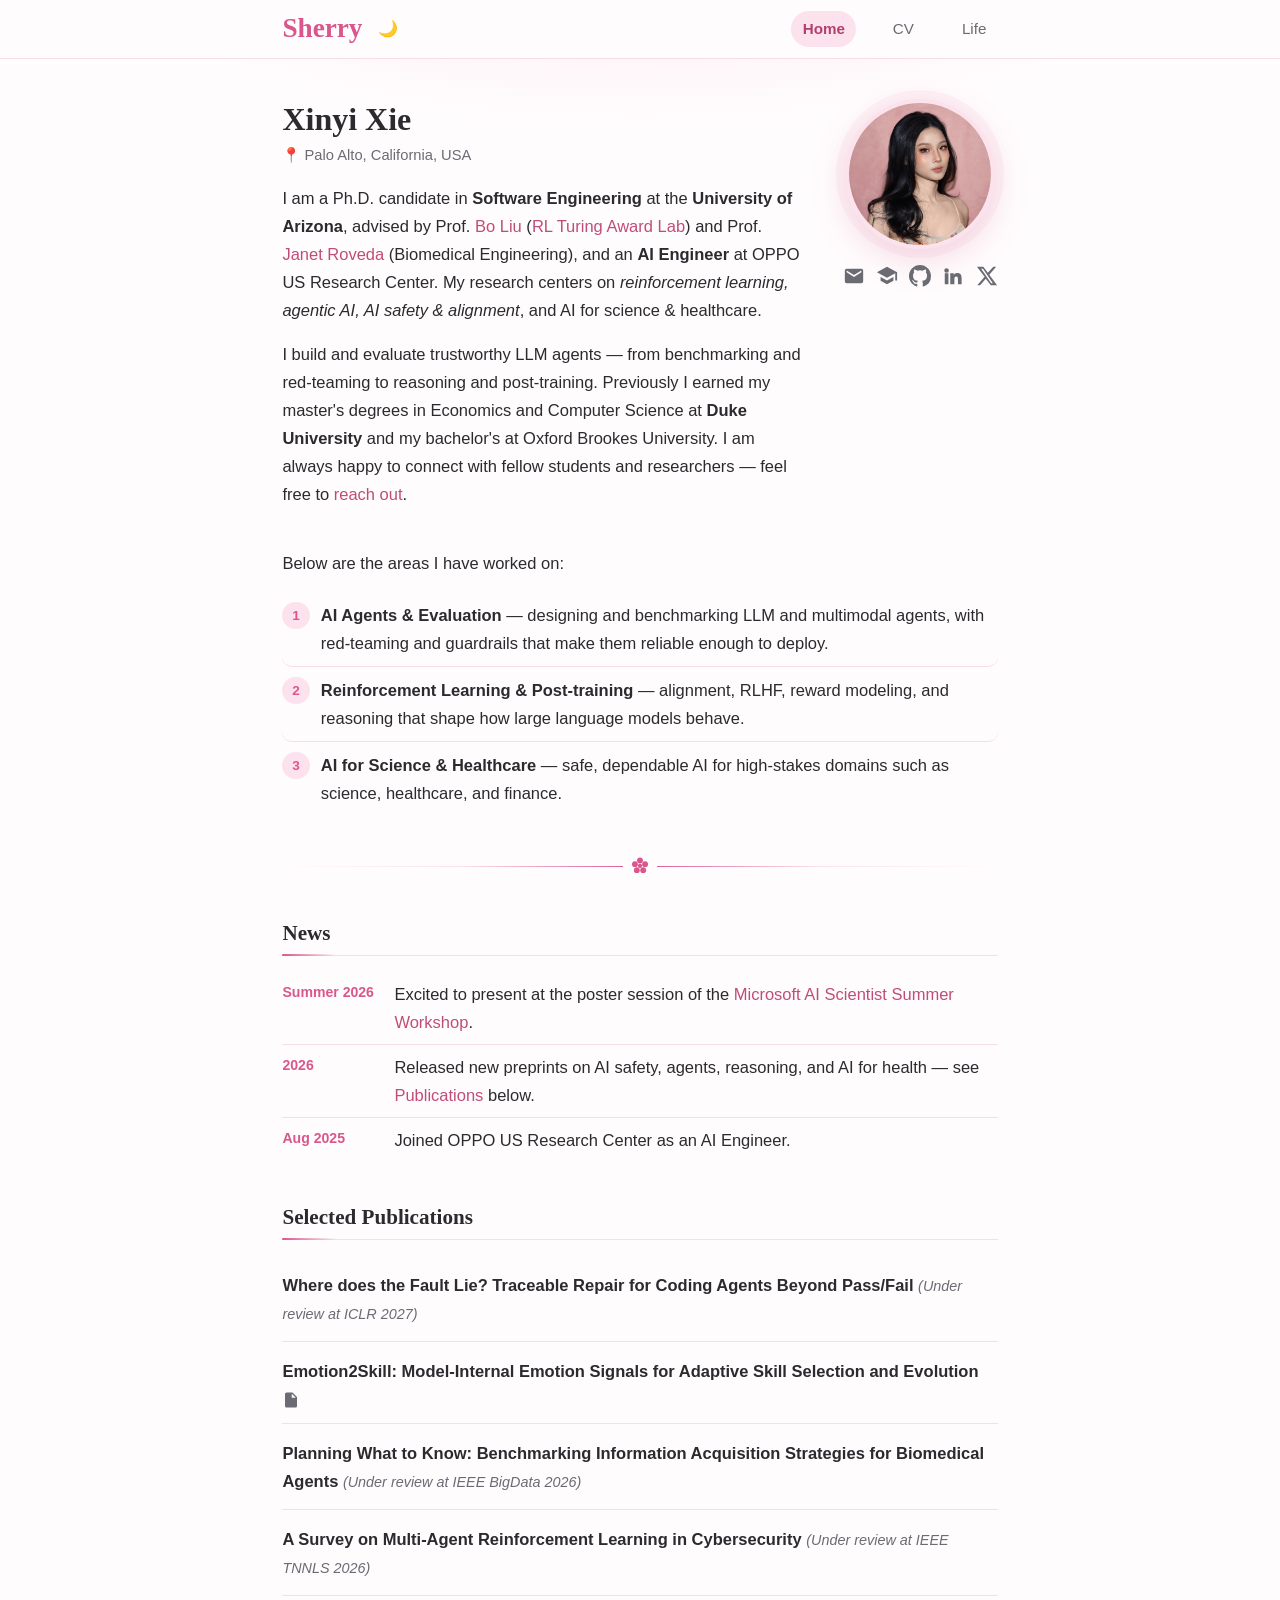
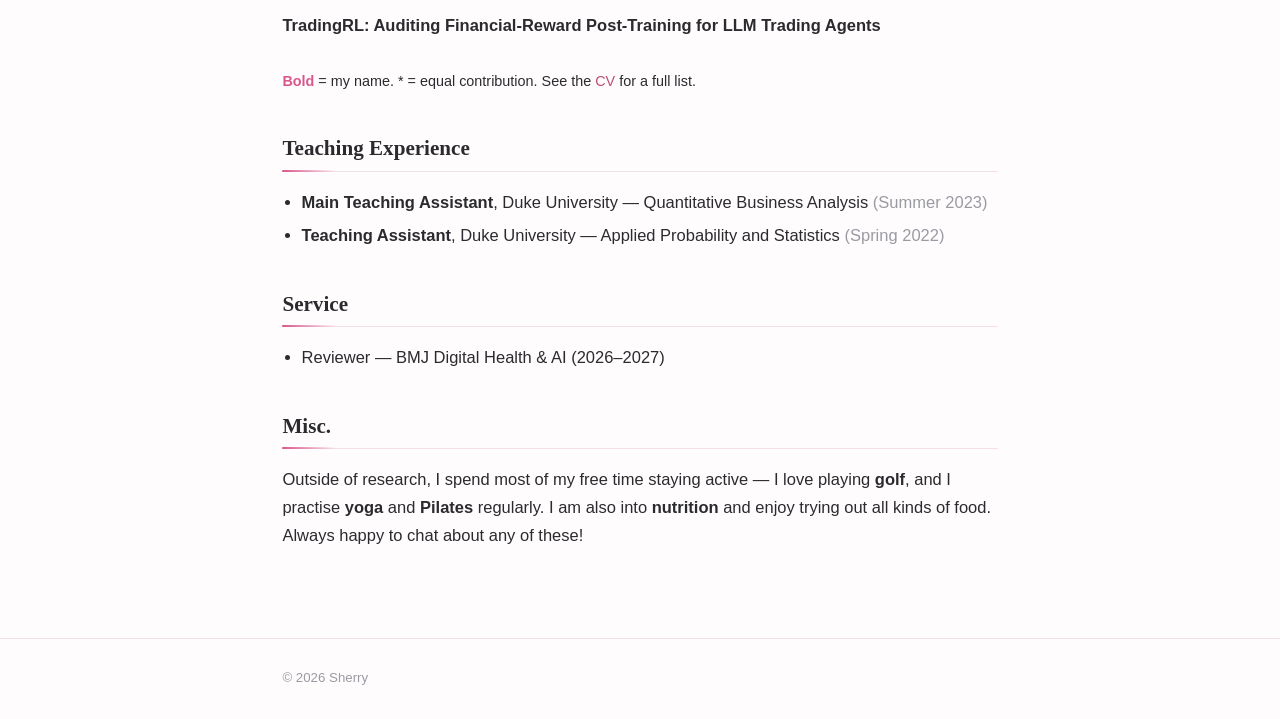
<file: index.html>
<!DOCTYPE html>
<html lang="en">
  <head>
    <meta charset="UTF-8" />
    <meta name="viewport" content="width=device-width, initial-scale=1.0" />
    <title>Xinyi Xie</title>
    <meta
      name="description"
      content="Xinyi Xie — PhD candidate in Software Engineering at the University of Arizona, working on reinforcement learning, agentic AI, and AI safety."
    />
    <link rel="icon" href="assets/icons/favicon.svg" />
    <link rel="stylesheet" href="assets/css/style.css" />
    <script>try{var t=localStorage.getItem("theme");if(t)document.documentElement.setAttribute("data-theme",t);}catch(e){}</script>
  </head>
  <body>
    <header class="site-header">
      <div class="container">
        <div class="brand-group">
          <a class="brand" href="index.html">Sherry</a>
          <button class="theme-toggle" type="button" aria-label="Toggle day / night" title="Day / night">🌙</button>
        </div>
        <nav class="nav">
          <a href="index.html">Home</a>
          <a href="cv.html">CV</a>
          <a href="life.html">Life</a>
        </nav>
      </div>
    </header>

    <main>
      <div class="container">
        <!-- Profile: text on the left, photo + social icons on the right -->
        <section class="profile">
          <div class="profile__main">
            <h1>Xinyi Xie</h1>
            <p class="profile__loc">📍 Palo Alto, California, USA</p>
            <p>
              I am a Ph.D. candidate in <strong>Software Engineering</strong> at
              the <strong>University of Arizona</strong>, advised by Prof.
              <a
                href="https://ergodicmarkovian.github.io/main/"
                target="_blank"
                rel="noopener"
                >Bo Liu</a
              >
              (<a
                href="https://all.cs.umass.edu"
                target="_blank"
                rel="noopener"
                >RL Turing Award Lab</a
              >) and Prof.
              <a
                href="https://ece.engineering.arizona.edu/faculty-staff/faculty/janet-meiling-roveda"
                target="_blank"
                rel="noopener"
                >Janet Roveda</a
              >
              (Biomedical Engineering), and an <strong>AI Engineer</strong> at
              OPPO US Research
              Center. My research centers on
              <em>reinforcement learning, agentic AI, AI safety &amp;
              alignment</em>, and AI for science &amp; healthcare.
            </p>
            <p>
              I build and evaluate trustworthy LLM agents — from benchmarking
              and red-teaming to reasoning and post-training. Previously I
              earned my master's degrees in Economics and Computer Science at
              <strong>Duke University</strong> and my bachelor's at Oxford
              Brookes University. I
              am always happy to connect with fellow students and researchers — feel free to
              <a href="mailto:techsherry888@gmail.com">reach out</a>.
            </p>
          </div>

          <aside class="profile__side">
            <img
              class="profile__photo"
              src="assets/images/headshot.jpg"
              alt="Photo of Xinyi Xie"
              onerror="this.onerror=null;this.replaceWith(Object.assign(document.createElement('div'),{className:'profile__photo profile__photo--empty',textContent:'XX'}))"
            />
            <div class="profile__social">
              <a href="mailto:techsherry888@gmail.com" aria-label="Email" title="Email">
                <svg viewBox="0 0 24 24" aria-hidden="true"><path d="M20 4H4a2 2 0 0 0-2 2v12a2 2 0 0 0 2 2h16a2 2 0 0 0 2-2V6a2 2 0 0 0-2-2Zm0 4-8 5-8-5V6l8 5 8-5Z"/></svg>
              </a>
              <a href="https://scholar.google.com/citations?user=f20DYF0AAAAJ&amp;hl" target="_blank" rel="noopener" aria-label="Google Scholar" title="Google Scholar">
                <svg viewBox="0 0 24 24" aria-hidden="true"><path d="M12 2 1 8l11 6 9-4.91V17h2V8L12 2ZM5 13.18v4L12 21l7-3.82v-4L12 17l-7-3.82Z"/></svg>
              </a>
              <a href="https://github.com/Sherry19971998" target="_blank" rel="noopener" aria-label="GitHub" title="GitHub">
                <svg viewBox="0 0 16 16" aria-hidden="true"><path d="M8 0C3.58 0 0 3.58 0 8c0 3.54 2.29 6.53 5.47 7.59.4.07.55-.17.55-.38 0-.19-.01-.82-.01-1.49-2.01.37-2.53-.49-2.69-.94-.09-.23-.48-.94-.82-1.13-.28-.15-.68-.52-.01-.53.63-.01 1.08.58 1.23.82.72 1.21 1.87.87 2.33.66.07-.52.28-.87.51-1.07-1.78-.2-3.64-.89-3.64-3.95 0-.87.31-1.59.82-2.15-.08-.2-.36-1.02.08-2.12 0 0 .67-.21 2.2.82a7.6 7.6 0 0 1 4 0c1.53-1.04 2.2-.82 2.2-.82.44 1.1.16 1.92.08 2.12.51.56.82 1.27.82 2.15 0 3.07-1.87 3.75-3.65 3.95.29.25.54.73.54 1.48 0 1.07-.01 1.93-.01 2.2 0 .21.15.46.55.38A8.01 8.01 0 0 0 16 8c0-4.42-3.58-8-8-8Z"/></svg>
              </a>
              <a href="https://www.linkedin.com/in/sherry-xie-65384914b/" target="_blank" rel="noopener" aria-label="LinkedIn" title="LinkedIn">
                <svg viewBox="0 0 24 24" aria-hidden="true"><path d="M4.98 3.5a2.5 2.5 0 1 1-.02 5 2.5 2.5 0 0 1 .02-5ZM3 9h4v12H3Zm6 0h3.8v1.7h.05c.53-1 1.83-2.05 3.77-2.05 4.03 0 4.78 2.65 4.78 6.1V21h-4v-5.4c0-1.29-.02-2.95-1.8-2.95-1.8 0-2.08 1.4-2.08 2.85V21H9Z"/></svg>
              </a>
              <a href="https://x.com/sherry17111811" target="_blank" rel="noopener" aria-label="X (Twitter)" title="X (Twitter)">
                <svg viewBox="0 0 24 24" aria-hidden="true"><path d="M18.9 2H22l-7.5 8.6L23 22h-6.9l-5.4-7-6.2 7H1.4l8-9.2L1 2h7l4.9 6.5L18.9 2Zm-2.4 18h1.9L7.6 4H5.6l10.9 16Z"/></svg>
              </a>
            </div>
          </aside>
        </section>

        <!-- Research areas: no heading — flows from the bio, like the reference. -->
        <section class="section">
          <p>Below are the areas I have worked on:</p>
          <ol class="areas">
            <li>
              <strong>AI Agents &amp; Evaluation</strong> — designing and
              benchmarking LLM and multimodal agents, with red-teaming and
              guardrails that make them reliable enough to deploy.
            </li>
            <li>
              <strong>Reinforcement Learning &amp; Post-training</strong> —
              alignment, RLHF, reward modeling, and reasoning that shape how
              large language models behave.
            </li>
            <li>
              <strong>AI for Science &amp; Healthcare</strong> — safe,
              dependable AI for high-stakes domains such as science, healthcare,
              and finance.
            </li>
          </ol>
        </section>

        <hr />

        <!-- News -->
        <section class="section">
          <h2>News</h2>
          <div id="news-list">
            <p class="loading">Loading news…</p>
          </div>
        </section>

        <!-- Selected publications -->
        <section class="section">
          <h2>Selected Publications</h2>
          <div id="pub-list" data-selected="true">
            <p class="loading">Loading publications…</p>
          </div>
          <p style="margin-top: 1rem; font-size: 0.9rem">
            <span class="me" style="color: var(--color-accent); font-weight: 700"
              >Bold</span
            >
            = my name. * = equal contribution. See the
            <a href="cv.html">CV</a> for a full list.
          </p>
        </section>

        <!-- Teaching Experience -->
        <section class="section">
          <h2>Teaching Experience</h2>
          <ul class="plain-list">
            <li>
              <strong>Main Teaching Assistant</strong>, Duke University —
              Quantitative Business Analysis
              <span style="color: var(--color-faint)">(Summer 2023)</span>
            </li>
            <li>
              <strong>Teaching Assistant</strong>, Duke University — Applied
              Probability and Statistics
              <span style="color: var(--color-faint)">(Spring 2022)</span>
            </li>
          </ul>
        </section>

        <!-- Service (none yet — heading kept, content intentionally empty) -->
        <section class="section">
          <h2>Service</h2>
          <ul class="plain-list">
            <li>
              Reviewer — BMJ Digital Health &amp; AI (2026&ndash;2027)
            </li>
          </ul>
        </section>

        <!-- Misc. -->
        <section class="section">
          <h2>Misc.</h2>
          <p>
            Outside of research, I spend most of my free time staying active —
            I love playing <strong>golf</strong>, and I practise
            <strong>yoga</strong> and <strong>Pilates</strong> regularly. I am
            also into <strong>nutrition</strong> and enjoy trying out all kinds
            of food. Always happy to chat about any of these!
          </p>
        </section>
      </div>
    </main>

    <footer class="site-footer">
      <div class="container">
        <span>© <span id="year">2026</span> Sherry</span>
      </div>
    </footer>

    <script src="assets/js/main.js"></script>
    <script src="assets/js/data.js"></script>
  </body>
</html>
</file>
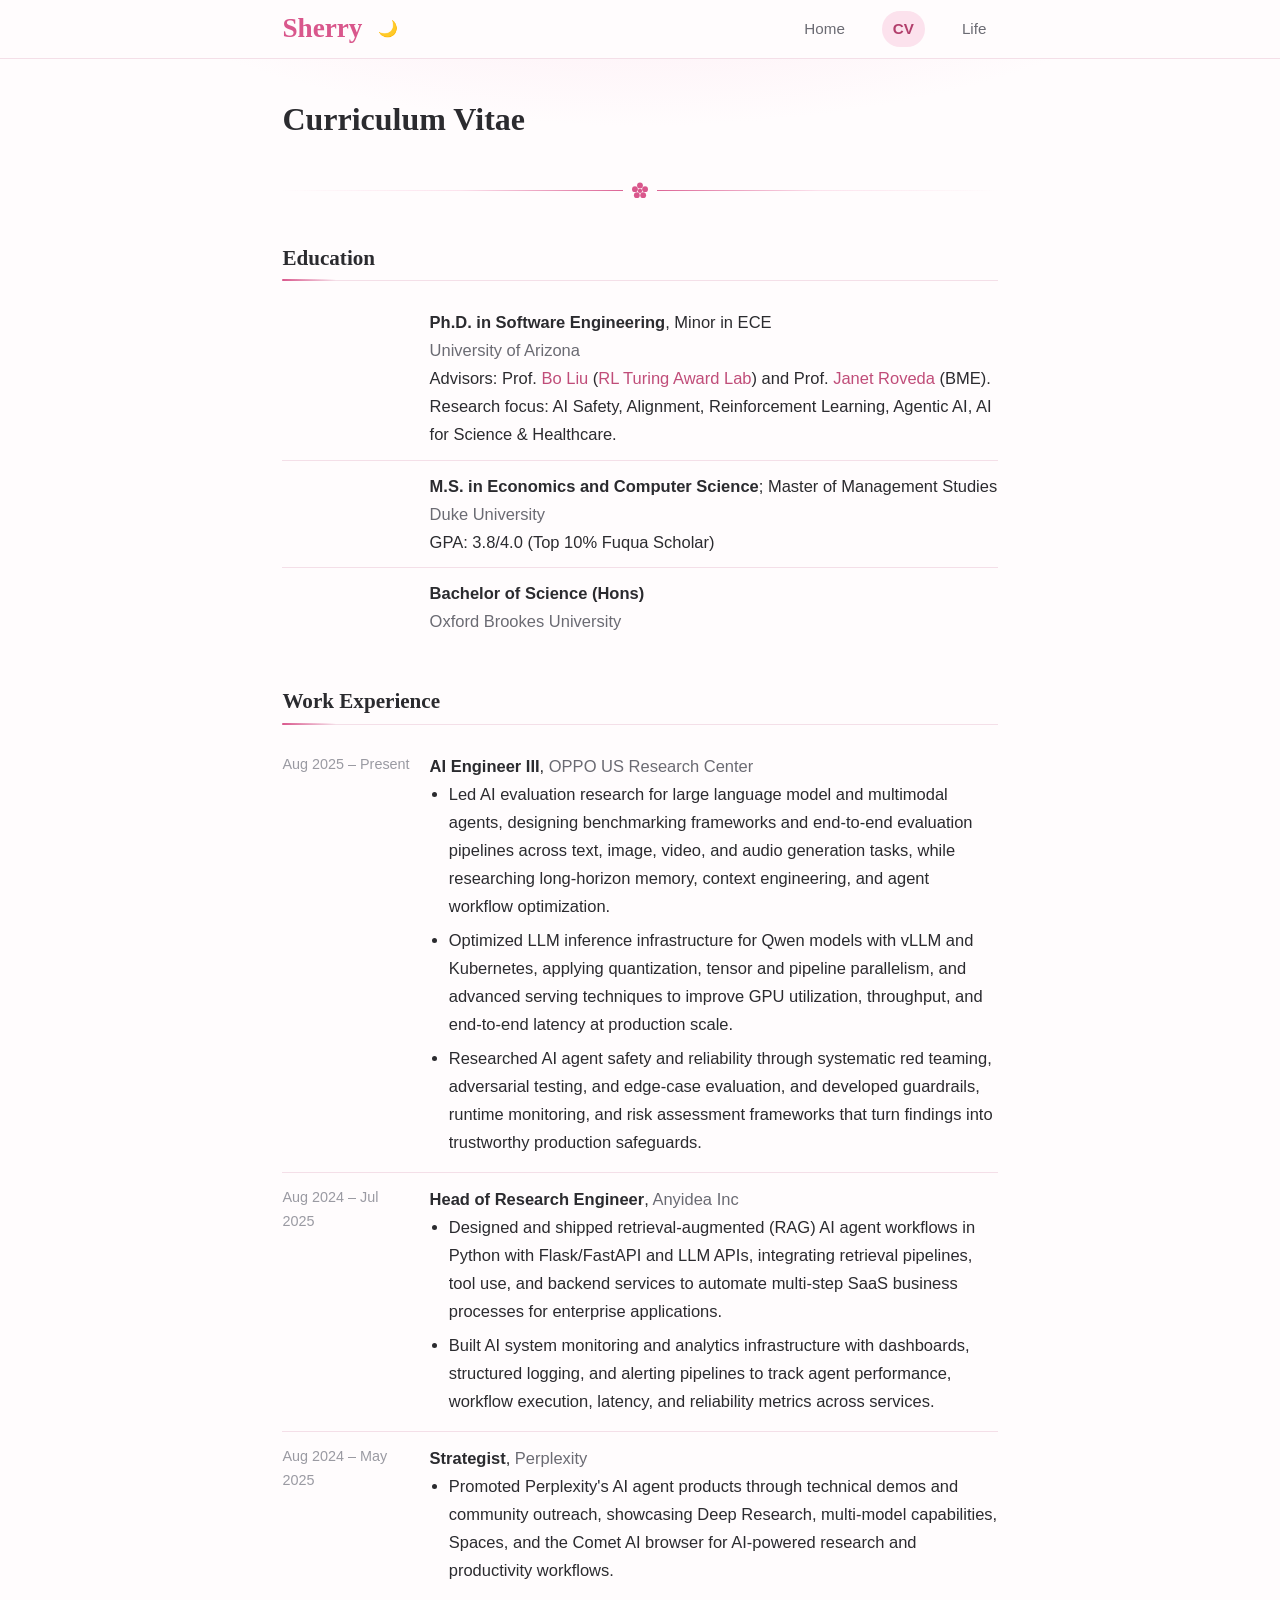
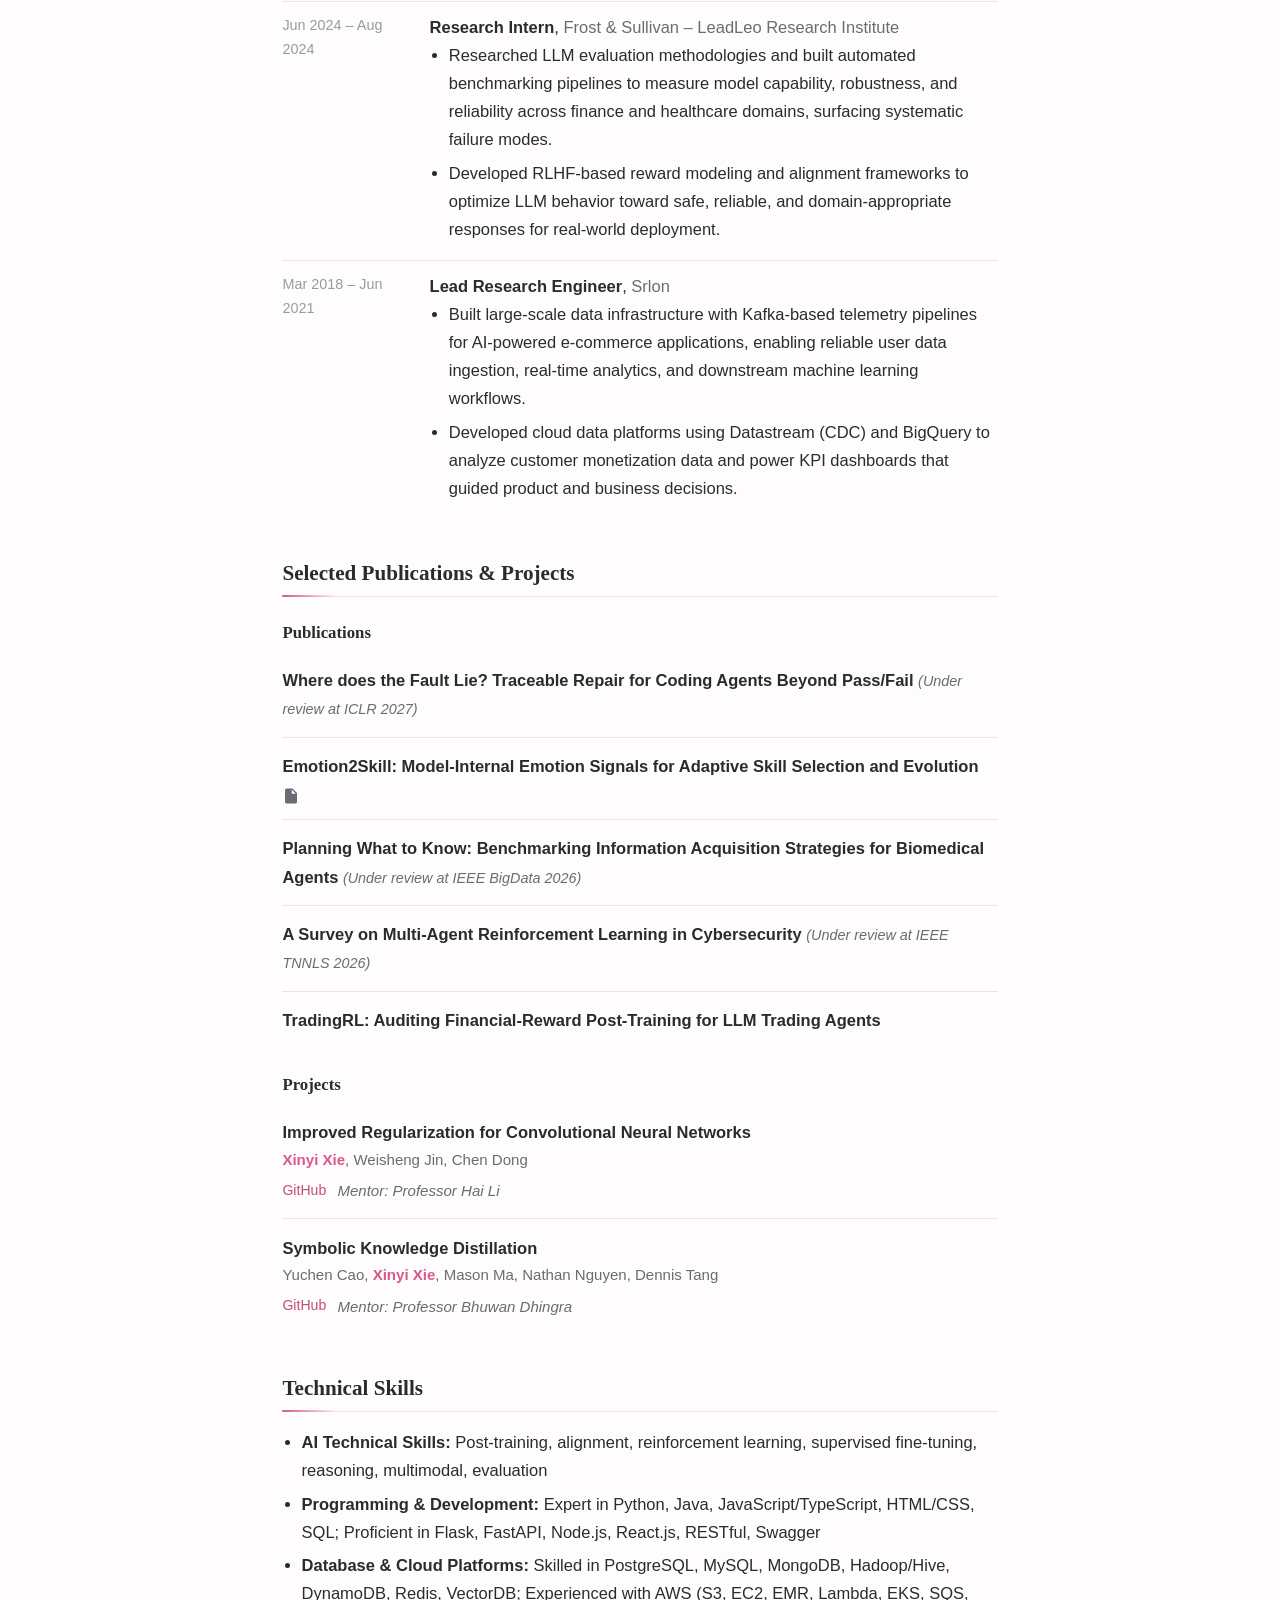
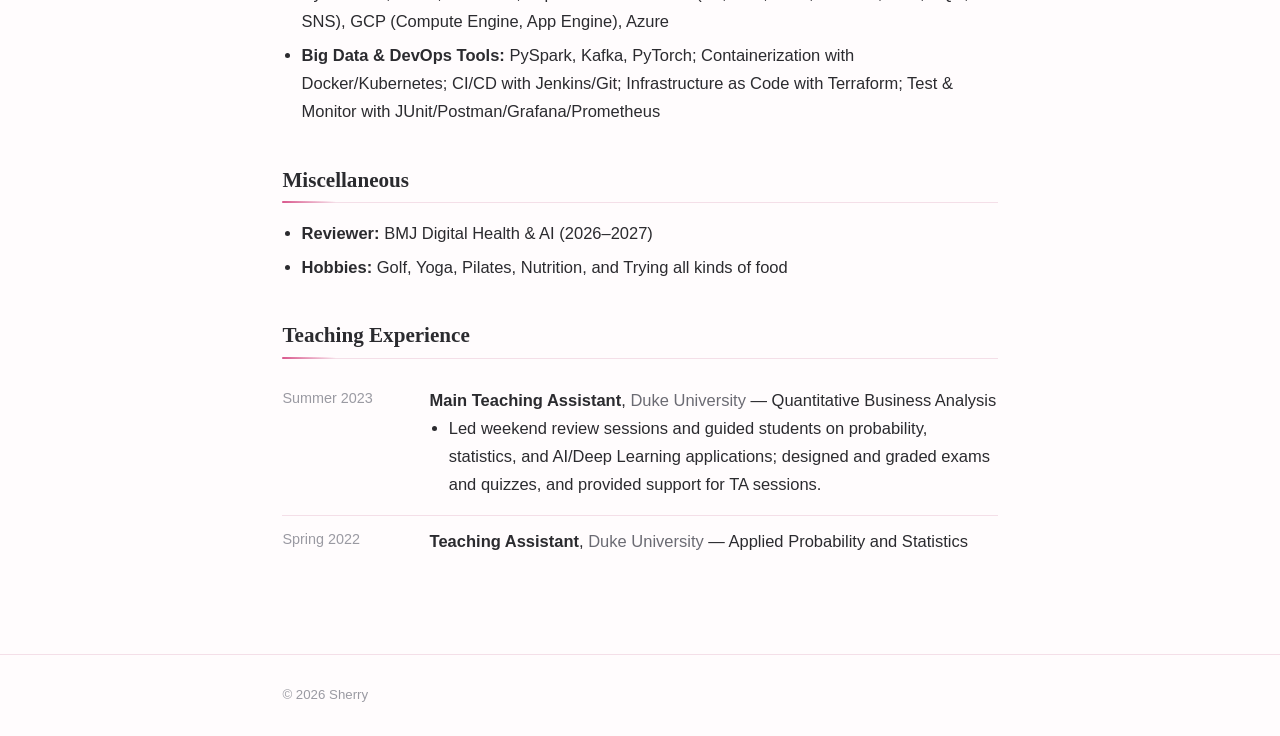
<file: cv.html>
<!DOCTYPE html>
<html lang="en">
  <head>
    <meta charset="UTF-8" />
    <meta name="viewport" content="width=device-width, initial-scale=1.0" />
    <title>CV — Xinyi Xie</title>
    <meta name="description" content="Curriculum vitae of Xinyi Xie." />
    <link rel="icon" href="assets/icons/favicon.svg" />
    <link rel="stylesheet" href="assets/css/style.css" />
    <script>try{var t=localStorage.getItem("theme");if(t)document.documentElement.setAttribute("data-theme",t);}catch(e){}</script>
  </head>
  <body>
    <header class="site-header">
      <div class="container">
        <div class="brand-group">
          <a class="brand" href="index.html">Sherry</a>
          <button class="theme-toggle" type="button" aria-label="Toggle day / night" title="Day / night">🌙</button>
        </div>
        <nav class="nav">
          <a href="index.html">Home</a>
          <a href="cv.html">CV</a>
          <a href="life.html">Life</a>
        </nav>
      </div>
    </header>

    <main>
      <div class="container">
        <h1>Curriculum Vitae</h1>

        <hr />

        <!-- Education -->
        <section class="section">
          <h2>Education</h2>
          <div class="cv-entry">
            <div class="cv-entry__date"></div>
            <div class="cv-entry__body">
              <strong>Ph.D. in Software Engineering</strong>, Minor in ECE<br />
              <span class="where">University of Arizona</span><br />
              Advisors: Prof.
              <a
                href="https://ergodicmarkovian.github.io/main/"
                target="_blank"
                rel="noopener"
                >Bo Liu</a
              >
              (<a
                href="https://all.cs.umass.edu"
                target="_blank"
                rel="noopener"
                >RL Turing Award Lab</a
              >) and Prof.
              <a
                href="https://ece.engineering.arizona.edu/faculty-staff/faculty/janet-meiling-roveda"
                target="_blank"
                rel="noopener"
                >Janet Roveda</a
              >
              (BME).<br />
              Research focus: AI Safety, Alignment, Reinforcement Learning,
              Agentic AI, AI for Science &amp; Healthcare.
            </div>
          </div>
          <div class="cv-entry">
            <div class="cv-entry__date"></div>
            <div class="cv-entry__body">
              <strong>M.S. in Economics and Computer Science</strong>; Master of
              Management Studies<br />
              <span class="where">Duke University</span><br />
              GPA: 3.8/4.0 (Top 10% Fuqua Scholar)
            </div>
          </div>
          <div class="cv-entry">
            <div class="cv-entry__date"></div>
            <div class="cv-entry__body">
              <strong>Bachelor of Science (Hons)</strong><br />
              <span class="where">Oxford Brookes University</span>
            </div>
          </div>
        </section>

        <!-- Work Experience -->
        <section class="section">
          <h2>Work Experience</h2>
          <div class="cv-entry">
            <div class="cv-entry__date">Aug 2025 – Present</div>
            <div class="cv-entry__body">
              <strong>AI Engineer III</strong>,
              <span class="where">OPPO US Research Center</span>
              <ul class="plain-list">
                <li>
                  Led AI evaluation research for large language model and
                  multimodal agents, designing benchmarking frameworks and
                  end-to-end evaluation pipelines across text, image, video, and
                  audio generation tasks, while researching long-horizon memory,
                  context engineering, and agent workflow optimization.
                </li>
                <li>
                  Optimized LLM inference infrastructure for Qwen models with
                  vLLM and Kubernetes, applying quantization, tensor
                  and pipeline parallelism, and advanced serving techniques to
                  improve GPU utilization, throughput, and end-to-end latency at
                  production scale.
                </li>
                <li>
                  Researched AI agent safety and reliability through systematic
                  red teaming, adversarial testing, and edge-case evaluation, and
                  developed guardrails, runtime monitoring, and risk assessment
                  frameworks that turn findings into trustworthy production
                  safeguards.
                </li>
              </ul>
            </div>
          </div>
          <div class="cv-entry">
            <div class="cv-entry__date">Aug 2024 – Jul 2025</div>
            <div class="cv-entry__body">
              <strong>Head of Research Engineer</strong>,
              <span class="where">Anyidea Inc</span>
              <ul class="plain-list">
                <li>
                  Designed and shipped retrieval-augmented (RAG) AI agent
                  workflows in Python with Flask/FastAPI and LLM APIs,
                  integrating retrieval pipelines, tool use, and backend services
                  to automate multi-step SaaS business processes for enterprise
                  applications.
                </li>
                <li>
                  Built AI system monitoring and analytics infrastructure with
                  dashboards, structured logging, and alerting pipelines to track
                  agent performance, workflow execution, latency, and reliability
                  metrics across services.
                </li>
              </ul>
            </div>
          </div>
          <div class="cv-entry">
            <div class="cv-entry__date">Aug 2024 – May 2025</div>
            <div class="cv-entry__body">
              <strong>Strategist</strong>,
              <span class="where">Perplexity</span>
              <ul class="plain-list">
                <li>
                  Promoted Perplexity's AI agent products through technical demos
                  and community outreach, showcasing Deep Research, multi-model
                  capabilities, Spaces, and the Comet AI browser for AI-powered
                  research and productivity workflows.
                </li>
              </ul>
            </div>
          </div>
          <div class="cv-entry">
            <div class="cv-entry__date">Jun 2024 – Aug 2024</div>
            <div class="cv-entry__body">
              <strong>Research Intern</strong>,
              <span class="where">Frost &amp; Sullivan – LeadLeo Research
              Institute</span>
              <ul class="plain-list">
                <li>
                  Researched LLM evaluation methodologies and built automated
                  benchmarking pipelines to measure model capability, robustness,
                  and reliability across finance and healthcare domains, surfacing
                  systematic failure modes.
                </li>
                <li>
                  Developed RLHF-based reward modeling and alignment frameworks to
                  optimize LLM behavior toward safe, reliable, and
                  domain-appropriate responses for real-world deployment.
                </li>
              </ul>
            </div>
          </div>
          <div class="cv-entry">
            <div class="cv-entry__date">Mar 2018 – Jun 2021</div>
            <div class="cv-entry__body">
              <strong>Lead Research Engineer</strong>,
              <span class="where">Srlon</span>
              <ul class="plain-list">
                <li>
                  Built large-scale data infrastructure with Kafka-based
                  telemetry pipelines for AI-powered e-commerce applications,
                  enabling reliable user data ingestion, real-time analytics, and
                  downstream machine learning workflows.
                </li>
                <li>
                  Developed cloud data platforms using Datastream (CDC) and
                  BigQuery to analyze customer monetization data and power KPI
                  dashboards that guided product and business decisions.
                </li>
              </ul>
            </div>
          </div>
        </section>

        <!-- Selected Publications & Projects -->
        <section class="section">
          <h2>Selected Publications &amp; Projects</h2>
          <h3>Publications</h3>
          <div id="pub-list">
            <p class="loading">Loading publications…</p>
          </div>

          <h3>Projects</h3>
          <div class="pub">
            <div class="pub__title">
              Improved Regularization for Convolutional Neural Networks
            </div>
            <div class="pub__authors">
              <span class="me">Xinyi Xie</span>, Weisheng Jin, Chen Dong
            </div>
            <div class="pub__links">
              <a
                href="https://github.com/Sherry19971998/Enhanced-CNN-Regularization"
                target="_blank"
                rel="noopener"
                >GitHub</a
              >
              <span class="pub__venue">Mentor: Professor Hai Li</span>
            </div>
          </div>
          <div class="pub">
            <div class="pub__title">Symbolic Knowledge Distillation</div>
            <div class="pub__authors">
              Yuchen Cao, <span class="me">Xinyi Xie</span>, Mason Ma, Nathan
              Nguyen, Dennis Tang
            </div>
            <div class="pub__links">
              <a
                href="https://github.com/Sherry19971998/Distillation"
                target="_blank"
                rel="noopener"
                >GitHub</a
              >
              <span class="pub__venue">Mentor: Professor Bhuwan Dhingra</span>
            </div>
          </div>
        </section>

        <!-- Technical Skills -->
        <section class="section">
          <h2>Technical Skills</h2>
          <ul class="plain-list">
            <li>
              <strong>AI Technical Skills:</strong> Post-training, alignment,
              reinforcement learning, supervised fine-tuning, reasoning,
              multimodal, evaluation
            </li>
            <li>
              <strong>Programming &amp; Development:</strong> Expert in Python,
              Java, JavaScript/TypeScript, HTML/CSS, SQL; Proficient in Flask,
              FastAPI, Node.js, React.js, RESTful, Swagger
            </li>
            <li>
              <strong>Database &amp; Cloud Platforms:</strong> Skilled in
              PostgreSQL, MySQL, MongoDB, Hadoop/Hive, DynamoDB, Redis, VectorDB;
              Experienced with AWS (S3, EC2, EMR, Lambda, EKS, SQS, SNS), GCP
              (Compute Engine, App Engine), Azure
            </li>
            <li>
              <strong>Big Data &amp; DevOps Tools:</strong> PySpark, Kafka,
              PyTorch; Containerization with Docker/Kubernetes; CI/CD with
              Jenkins/Git; Infrastructure as Code with Terraform; Test &amp;
              Monitor with JUnit/Postman/Grafana/Prometheus
            </li>
          </ul>
        </section>

        <!-- Miscellaneous -->
        <section class="section">
          <h2>Miscellaneous</h2>
          <ul class="plain-list">
            <li>
              <strong>Reviewer:</strong> BMJ Digital Health &amp; AI
              (2026&ndash;2027)
            </li>
            <li>
              <strong>Hobbies:</strong> Golf, Yoga, Pilates, Nutrition, and
              Trying all kinds of food
            </li>
          </ul>
        </section>

        <!-- Teaching Experience -->
        <section class="section">
          <h2>Teaching Experience</h2>
          <div class="cv-entry">
            <div class="cv-entry__date">Summer 2023</div>
            <div class="cv-entry__body">
              <strong>Main Teaching Assistant</strong>,
              <span class="where">Duke University</span> — Quantitative Business
              Analysis
              <ul class="plain-list">
                <li>
                  Led weekend review sessions and guided students on probability,
                  statistics, and AI/Deep Learning applications; designed and
                  graded exams and quizzes, and provided support for TA sessions.
                </li>
              </ul>
            </div>
          </div>
          <div class="cv-entry">
            <div class="cv-entry__date">Spring 2022</div>
            <div class="cv-entry__body">
              <strong>Teaching Assistant</strong>,
              <span class="where">Duke University</span> — Applied Probability
              and Statistics
            </div>
          </div>
        </section>
      </div>
    </main>

    <footer class="site-footer">
      <div class="container">
        <span>© <span id="year">2026</span> Sherry</span>
      </div>
    </footer>

    <script src="assets/js/main.js"></script>
    <script src="assets/js/data.js"></script>
  </body>
</html>
</file>
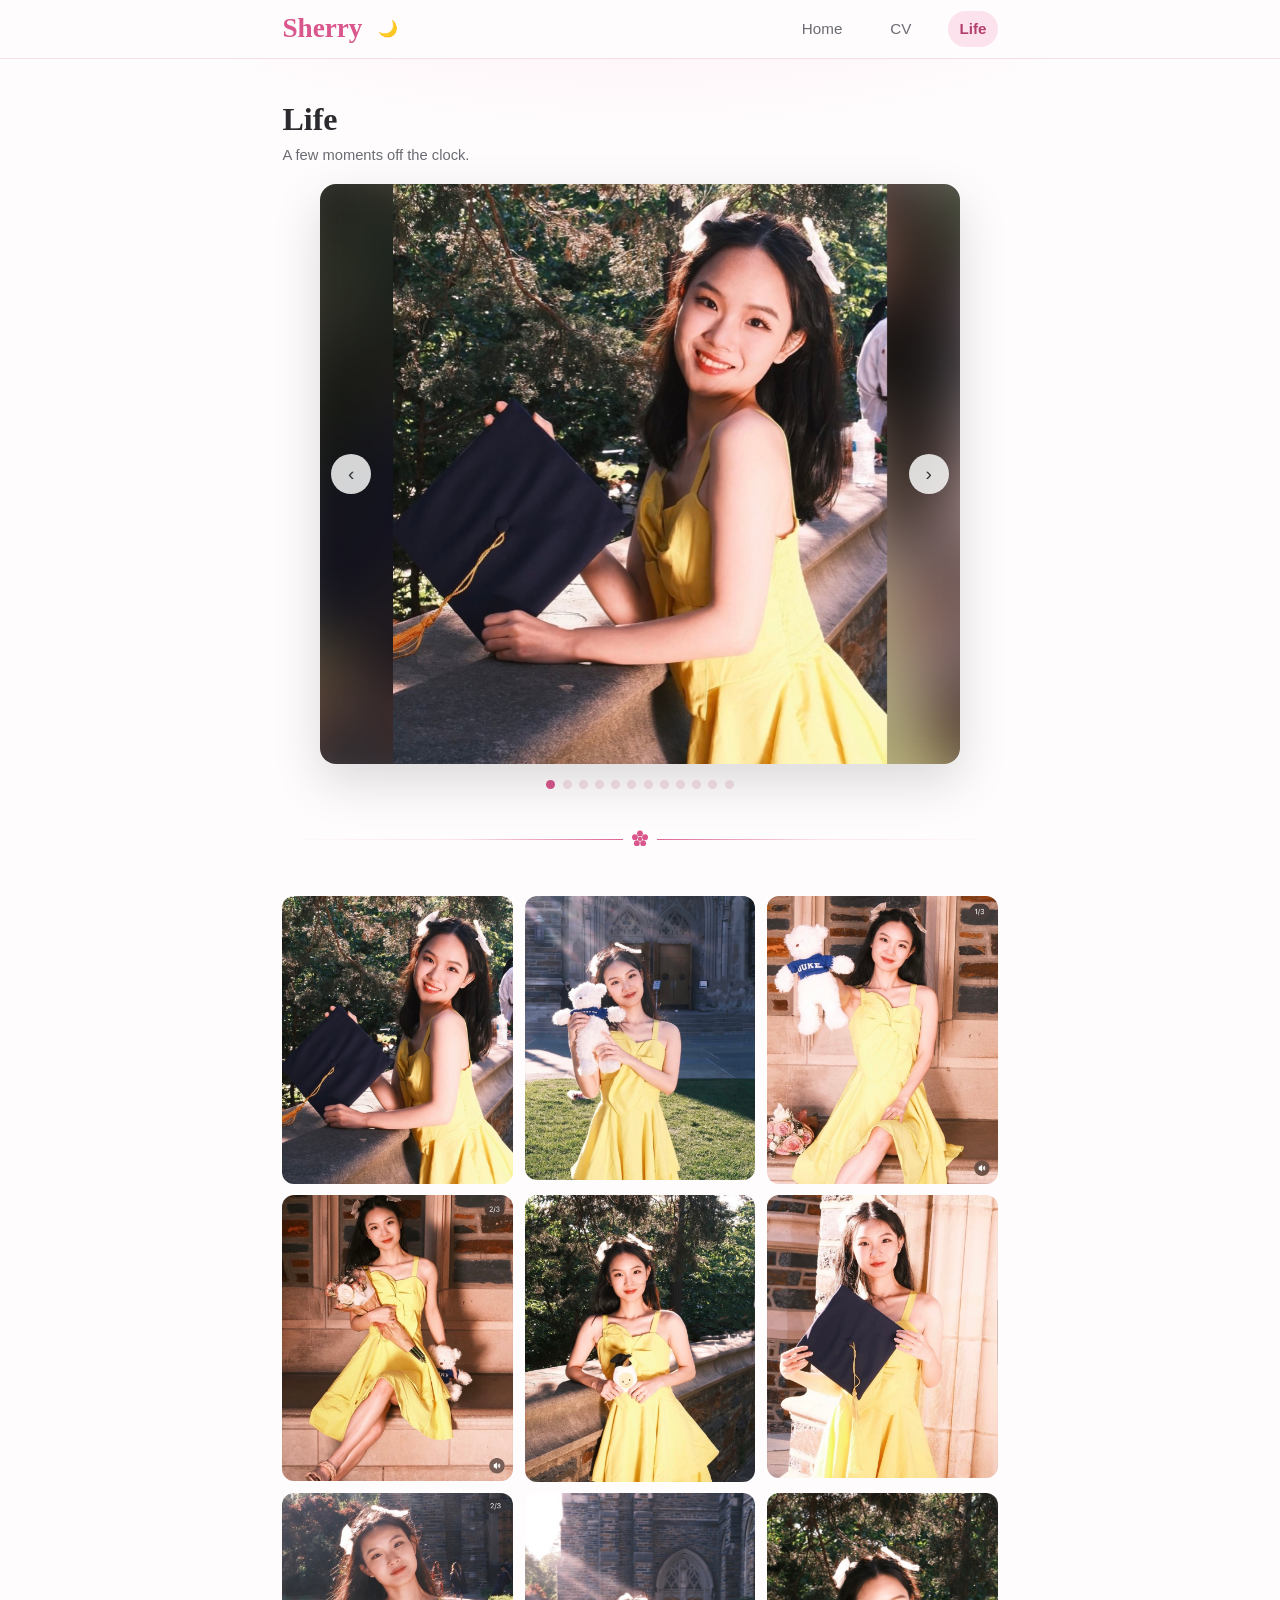
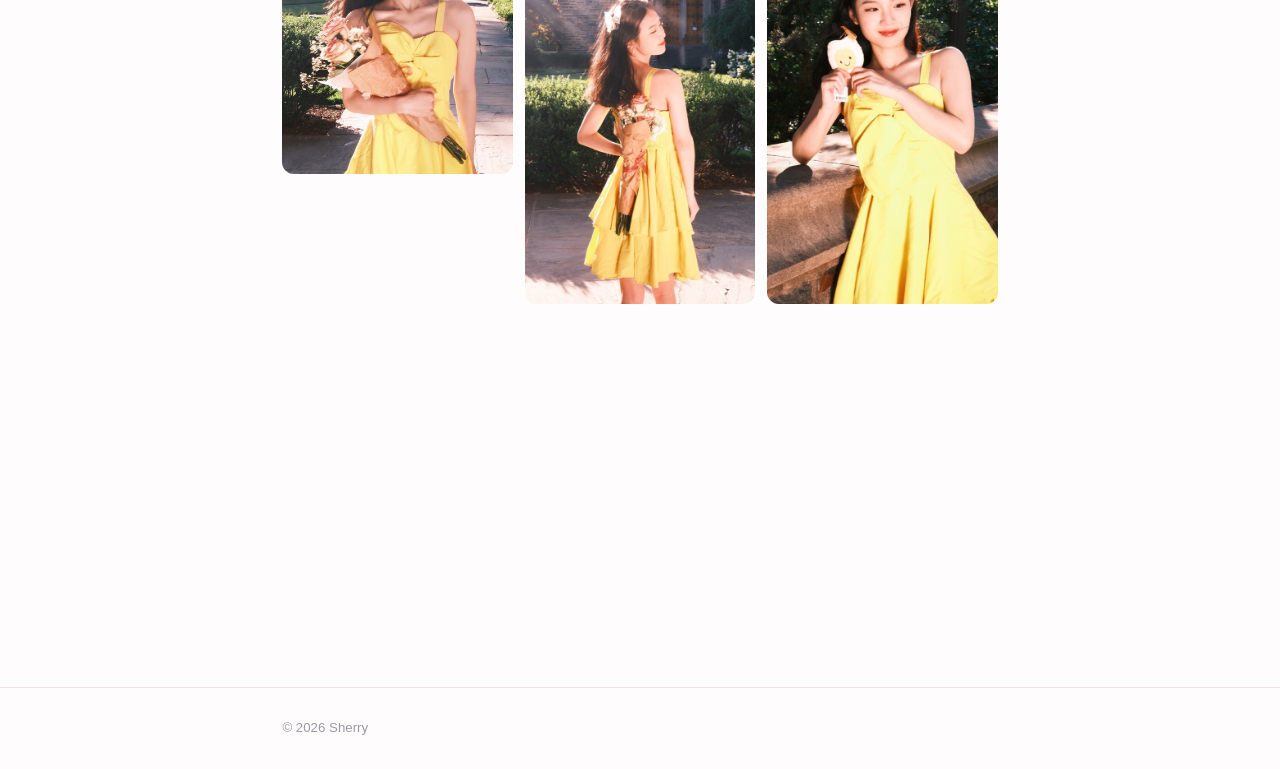
<file: life.html>
<!DOCTYPE html>
<html lang="en">
  <head>
    <meta charset="UTF-8" />
    <meta name="viewport" content="width=device-width, initial-scale=1.0" />
    <title>Life — Xinyi Xie</title>
    <meta name="description" content="Life in photos — Xinyi Xie (Sherry)." />
    <link rel="icon" href="assets/icons/favicon.svg" />
    <link rel="stylesheet" href="assets/css/style.css" />
    <script>try{var t=localStorage.getItem("theme");if(t)document.documentElement.setAttribute("data-theme",t);}catch(e){}</script>
  </head>
  <body>
    <header class="site-header">
      <div class="container">
        <div class="brand-group">
          <a class="brand" href="index.html">Sherry</a>
          <button class="theme-toggle" type="button" aria-label="Toggle day / night" title="Day / night">🌙</button>
        </div>
        <nav class="nav">
          <a href="index.html">Home</a>
          <a href="cv.html">CV</a>
          <a href="life.html">Life</a>
        </nav>
      </div>
    </header>

    <main>
      <div class="container">
        <h1>Life</h1>
        <p class="profile__loc">A few moments off the clock.</p>

        <!-- Slideshow -->
        <div class="slideshow" id="life-slideshow">
          <div id="life-slides">
            <p class="loading" style="padding: 2rem; text-align: center">
              Loading photos…
            </p>
          </div>
          <button
            class="slideshow__arrow slideshow__arrow--prev"
            id="life-prev"
            aria-label="Previous photo"
          >
            ‹
          </button>
          <button
            class="slideshow__arrow slideshow__arrow--next"
            id="life-next"
            aria-label="Next photo"
          >
            ›
          </button>
        </div>
        <div class="slideshow__dots" id="life-dots"></div>

        <hr />

        <!-- Grid of all photos -->
        <div class="life-grid" id="life-grid"></div>
      </div>
    </main>

    <footer class="site-footer">
      <div class="container">
        <span>© <span id="year">2026</span> Sherry</span>
      </div>
    </footer>

    <script src="assets/js/main.js"></script>
    <script src="assets/js/life.js"></script>
  </body>
</html>
</file>
<file: assets/css/style.css>
/* ==========================================================================
   Sherry Xie — personal academic website
   Two pages: Home + CV. Single-column, sans-serif, soft rose accent.
   Inspired by kevinz-01.github.io, with a feminine palette borrowed from
   al-folio pink themes. No external fonts, no build step.
   ========================================================================== */

:root {
  --max-width: 760px;

  --color-text: #2b2b2f;
  --color-muted: #6b6b73;
  --color-faint: #9a9aa2;
  --color-bg: #fffcfd;
  --color-surface: #fdeef4;
  --color-border: #f4dfe8;

  /* Rose accent */
  --color-accent: #d9578c;
  --color-accent-dark: #b23f6c;
  --color-accent-soft: #fce2ed;
  --color-link: #c04d79;
  --color-link-hover: #9c3862;

  --font-sans: "Inter", -apple-system, BlinkMacSystemFont, "Segoe UI", Roboto,
    Helvetica, Arial, "Noto Sans", sans-serif;
  --font-serif: "Iowan Old Style", "Palatino Linotype", Palatino, Georgia,
    serif;
  --font-mono: "SF Mono", ui-monospace, Menlo, Consolas, monospace;
  /* handwritten signature look for the name */
  --font-script: "Snell Roundhand", "Apple Chancery", "Segoe Script",
    "Brush Script MT", cursive;

  --radius: 12px;

  /* hand-drawn 5-petal flower, used as a CSS mask so it follows the theme */
  --flower: url("data:image/svg+xml,%3Csvg xmlns='http://www.w3.org/2000/svg' viewBox='0 0 24 24'%3E%3Cg fill='%23000'%3E%3Ccircle cx='12' cy='5.4' r='3.5'/%3E%3Ccircle cx='18.1' cy='9.8' r='3.5'/%3E%3Ccircle cx='15.8' cy='17' r='3.5'/%3E%3Ccircle cx='8.2' cy='17' r='3.5'/%3E%3Ccircle cx='5.9' cy='9.8' r='3.5'/%3E%3Ccircle cx='12' cy='11.8' r='2.6'/%3E%3C/g%3E%3C/svg%3E");
}

/* Reset ------------------------------------------------------------------- */
*,
*::before,
*::after {
  box-sizing: border-box;
}
html {
  -webkit-text-size-adjust: 100%;
  scroll-behavior: smooth;
}
body {
  margin: 0;
  font-family: var(--font-sans);
  font-size: 16.5px;
  line-height: 1.7;
  color: var(--color-text);
  /* soft blush glow at the top — warmth without decoration */
  background-color: var(--color-bg);
  background-image: radial-gradient(
    900px 380px at 50% -140px,
    var(--color-accent-soft),
    transparent 70%
  );
  background-repeat: no-repeat;
  background-attachment: fixed;
  -webkit-font-smoothing: antialiased;
  text-rendering: optimizeLegibility;
}

/* Typography -------------------------------------------------------------- */
/* Elegant serif headings — academic gravitas with a softer, feminine feel */
h1,
h2,
h3,
h4 {
  font-family: var(--font-serif);
  font-weight: 600;
  line-height: 1.3;
  color: var(--color-text);
  letter-spacing: 0;
}
h1 {
  font-size: 2rem;
  margin: 0 0 0.15rem;
}
h2 {
  font-size: 1.32rem;
  margin: 2.6rem 0 1rem;
  padding-bottom: 0.5rem;
  border-bottom: 1px solid var(--color-border);
  position: relative;
}
/* delicate rose accent under each section heading — grows on hover */
h2::after {
  content: "";
  position: absolute;
  left: 0;
  bottom: -1px;
  width: 54px;
  height: 2px;
  border-radius: 2px;
  background: linear-gradient(90deg, var(--color-accent), transparent);
  transition: width 0.4s cubic-bezier(0.4, 0, 0.2, 1);
}
h2:hover::after {
  width: 130px;
}
h3 {
  font-size: 1.05rem;
  margin: 1.6rem 0 0.5rem;
}

p {
  margin: 0 0 1rem;
}

a {
  color: var(--color-link);
  text-decoration: none;
  border-bottom: 1px solid transparent;
  transition: color 0.15s ease, border-color 0.15s ease;
}
a:hover {
  color: var(--color-link-hover);
  border-bottom-color: currentColor;
}

/* Divider with a little flower in the middle */
hr {
  border: none;
  /* taller band so the divider (and its flower) is easy to hover */
  height: 24px;
  background: linear-gradient(
      90deg,
      transparent,
      var(--color-accent-soft),
      var(--color-accent),
      var(--color-accent-soft),
      transparent
    )
    center / 100% 1px no-repeat;
  margin: 2.4rem 0;
  position: relative;
  overflow: visible;
}
/* clear a gap in the line so the flower sits cleanly */
hr::before {
  content: "";
  position: absolute;
  left: 50%;
  top: 50%;
  transform: translate(-50%, -50%);
  width: 34px;
  height: 10px;
  background: var(--color-bg);
}
/* the flower itself — masked, so it takes the accent colour in both themes */
hr::after {
  content: "";
  position: absolute;
  left: 50%;
  top: 50%;
  transform: translate(-50%, -50%);
  width: 20px;
  height: 20px;
  background-color: var(--color-accent);
  -webkit-mask: var(--flower) center / contain no-repeat;
  mask: var(--flower) center / contain no-repeat;
  transition: transform 0.65s cubic-bezier(0.34, 1.56, 0.64, 1),
    background-color 0.3s ease;
}
/* hover the divider → the flower blooms and spins */
hr:hover::after {
  transform: translate(-50%, -50%) rotate(180deg) scale(1.35);
  background-color: var(--color-accent-dark);
}

code {
  font-family: var(--font-mono);
  font-size: 0.85em;
  background: var(--color-surface);
  padding: 0.1em 0.35em;
  border-radius: 4px;
}

/* Layout ------------------------------------------------------------------ */
.container {
  max-width: var(--max-width);
  margin: 0 auto;
  padding: 0 1.4rem;
}
main {
  padding: 2.5rem 0 4rem;
  min-height: 60vh;
  animation: pagefade 0.55s ease both;
}
@keyframes pagefade {
  from {
    opacity: 0;
    transform: translateY(10px);
  }
  to {
    opacity: 1;
    transform: none;
  }
}
.section {
  margin-bottom: 1.5rem;
}

/* Site header / nav ------------------------------------------------------- */
.site-header {
  background: var(--color-bg);
  border-bottom: 1px solid var(--color-border);
  position: sticky;
  top: 0;
  z-index: 50;
}
.site-header .container {
  display: flex;
  align-items: center;
  justify-content: space-between;
  gap: 1rem;
  min-height: 58px;
}
.brand {
  font-family: var(--font-script);
  font-weight: 600;
  font-size: 1.7rem;
  line-height: 1;
  color: var(--color-accent);
  border-bottom: none;
  transition: transform 0.15s ease, color 0.15s ease;
}
.brand:hover {
  color: var(--color-accent-dark);
  border-bottom: none;
  transform: rotate(-2deg) scale(1.04);
}
.brand-group {
  display: flex;
  align-items: center;
  gap: 0.6rem;
}
.theme-toggle {
  background: none;
  border: none;
  cursor: pointer;
  font-size: 1rem;
  line-height: 1;
  padding: 0.25rem 0.35rem;
  border-radius: 8px;
  display: inline-flex;
  align-items: center;
  transition: background 0.15s ease, transform 0.15s ease;
}
.theme-toggle:hover {
  background: var(--color-surface);
  transform: scale(1.12) rotate(-8deg);
}
.nav {
  display: flex;
  gap: 1.6rem;
}
.nav a {
  color: var(--color-muted);
  font-size: 0.95rem;
  border-bottom: none;
  padding: 0.3rem 0.7rem;
  border-radius: 999px;
  transition: color 0.15s ease, background 0.15s ease;
}
/* soft pink pill on hover / for the current page */
.nav a:hover {
  color: var(--color-accent-dark);
  background: var(--color-accent-soft);
  border-bottom: none;
}
.nav a.is-active {
  color: var(--color-accent-dark);
  background: var(--color-accent-soft);
  font-weight: 600;
}

/* Profile block (home): text left, photo + social icons right ------------- */
.profile {
  display: flex;
  gap: 2.5rem;
  align-items: flex-start;
  margin-bottom: 1.5rem;
}
.profile__main {
  flex: 1 1 auto;
  min-width: 0;
}
.profile__side {
  flex: 0 0 auto;
  display: flex;
  flex-direction: column;
  align-items: center;
}
.profile__photo {
  flex: 0 0 150px;
  width: 150px;
  height: 150px;
  border-radius: 50%;
  object-fit: cover;
  background: var(--color-surface);
  border: 4px solid var(--color-accent-soft);
  /* soft rose halo */
  box-shadow: 0 10px 34px rgba(208, 90, 134, 0.22),
    0 0 0 9px rgba(208, 90, 134, 0.05);
}
/* Placeholder shown when no profile.jpg is present yet */
.profile__photo--empty {
  display: flex;
  align-items: center;
  justify-content: center;
  font-size: 2.6rem;
  font-weight: 700;
  color: var(--color-accent);
  background: var(--color-accent-soft);
}
.profile__title {
  color: var(--color-accent);
  font-weight: 600;
  font-size: 1.02rem;
  margin: 0.1rem 0 0.2rem;
}
.profile__loc {
  color: var(--color-muted);
  font-size: 0.92rem;
  margin: 0 0 1rem;
}

/* Social icons stacked under the photo ------------------------------------ */
.profile__social {
  display: flex;
  flex-wrap: wrap;
  justify-content: center;
  gap: 0.55rem 0.7rem;
  margin-top: 1rem;
  max-width: 160px;
}
.profile__social a {
  color: var(--color-muted);
  border-bottom: none;
  display: inline-flex;
  transition: color 0.15s ease, transform 0.15s ease;
}
.profile__social a:hover {
  color: var(--color-accent);
  border-bottom: none;
  transform: translateY(-2px);
}
.profile__social svg {
  width: 22px;
  height: 22px;
  fill: currentColor;
  display: block;
}

/* Research-areas numbered list -------------------------------------------- */
.areas {
  counter-reset: area;
  list-style: none;
  padding: 0;
  margin: 0;
}
.areas a {
  border-bottom: none;
}
.areas a:hover {
  border-bottom: 1px solid currentColor;
}
.areas li {
  position: relative;
  padding: 0.55rem 0.6rem 0.55rem 2.4rem;
  border-bottom: 1px solid var(--color-border);
  border-radius: 10px;
  transition: background 0.25s ease;
}
/* hover a research area → soft pink wash, its number tilts */
.areas li:hover {
  background: var(--color-accent-soft);
}
.areas li:hover::before {
  transform: scale(1.14) rotate(-12deg);
}
.areas li:last-child {
  border-bottom: none;
}
.areas li::before {
  counter-increment: area;
  content: counter(area);
  position: absolute;
  left: 0;
  top: 0.6rem;
  width: 1.7rem;
  height: 1.7rem;
  display: flex;
  align-items: center;
  justify-content: center;
  font-size: 0.85rem;
  font-weight: 700;
  color: var(--color-accent);
  background: var(--color-accent-soft);
  border-radius: 50%;
  transition: transform 0.3s cubic-bezier(0.34, 1.56, 0.64, 1);
}

/* News list --------------------------------------------------------------- */
.news-item {
  display: flex;
  gap: 1rem;
  padding: 0.5rem 0;
  border-bottom: 1px solid var(--color-border);
}
.news-item:last-child {
  border-bottom: none;
}
.news-item time {
  flex: 0 0 6rem;
  color: var(--color-accent);
  font-weight: 600;
  font-variant-numeric: tabular-nums;
  font-size: 0.88rem;
  padding-top: 0.05rem;
  transition: transform 0.25s cubic-bezier(0.34, 1.56, 0.64, 1);
}
/* hover a news row → its date pops forward slightly */
.news-item:hover time {
  transform: translateX(3px) scale(1.06);
}

/* Publications ------------------------------------------------------------ */
.pub {
  padding: 0.9rem 0;
  border-bottom: 1px solid var(--color-border);
  transition: transform 0.25s ease;
}
.pub:last-child {
  border-bottom: none;
}
/* hover a paper → it slides over a touch and the title turns rose */
.pub:hover {
  transform: translateX(5px);
}
.pub:hover .pub__title {
  color: var(--color-accent);
}
.pub__title {
  font-weight: 600;
  transition: color 0.25s ease;
}
/* submission status shown inline with the title (lighter, italic) */
.pub__status {
  font-weight: 400;
  font-style: italic;
  color: var(--color-muted);
  font-size: 0.9rem;
}
.pub__authors {
  color: var(--color-muted);
  font-size: 0.94rem;
}
.pub__authors .me {
  color: var(--color-accent);
  font-weight: 700;
}
.pub__venue {
  font-style: italic;
  color: var(--color-muted);
  font-size: 0.94rem;
}
.pub__badge {
  display: inline-block;
  font-size: 0.7rem;
  letter-spacing: 0.04em;
  text-transform: uppercase;
  color: var(--color-accent-dark);
  background: var(--color-accent-soft);
  border-radius: 4px;
  padding: 0.1rem 0.45rem;
  margin-left: 0.4rem;
  vertical-align: middle;
}
.pub__links {
  margin-top: 0.4rem;
  font-size: 0.88rem;
  display: flex;
  align-items: center;
  gap: 0.7rem;
  flex-wrap: wrap;
}
/* resource links shown as small icons (paper / code / project) */
.pub__link {
  color: var(--color-muted);
  border-bottom: none;
  display: inline-flex;
  align-items: center;
  transition: color 0.15s ease, transform 0.15s ease;
}
.pub__link:hover {
  color: var(--color-accent);
  border-bottom: none;
  transform: translateY(-1px);
}
.pub__link svg {
  width: 18px;
  height: 18px;
  display: block;
}

/* Simple list (service, misc) --------------------------------------------- */
.plain-list {
  padding-left: 1.2rem;
  margin: 0;
}
.plain-list li {
  margin-bottom: 0.35rem;
}

/* CV --------------------------------------------------------------------- */
.cv-entry {
  display: flex;
  gap: 1.2rem;
  padding: 0.7rem 0;
  border-bottom: 1px solid var(--color-border);
}
.cv-entry:last-child {
  border-bottom: none;
}
.cv-entry__date {
  flex: 0 0 8rem;
  color: var(--color-faint);
  font-size: 0.9rem;
  font-variant-numeric: tabular-nums;
}
.cv-entry__body {
  flex: 1;
}
.cv-entry__body strong {
  font-weight: 700;
}
.cv-entry__body .where {
  color: var(--color-muted);
}
.cv-download {
  display: inline-block;
  margin-top: 0.5rem;
  background: var(--color-accent);
  color: #fff;
  padding: 0.45rem 1.1rem;
  border-radius: 999px;
  font-size: 0.92rem;
  font-weight: 600;
  border-bottom: none;
}
.cv-download:hover {
  background: var(--color-accent-dark);
  color: #fff;
  border-bottom: none;
}

/* Footer ------------------------------------------------------------------ */
.site-footer {
  border-top: 1px solid var(--color-border);
  color: var(--color-faint);
  font-size: 0.83rem;
  padding: 1.8rem 0;
}
.site-footer .container {
  display: flex;
  justify-content: space-between;
  flex-wrap: wrap;
  gap: 0.5rem;
}

/* States ------------------------------------------------------------------ */
.loading,
.error {
  color: var(--color-faint);
  font-style: italic;
  padding: 0.6rem 0;
}
.error {
  color: #b23f6c;
}

/* Responsive -------------------------------------------------------------- */
@media (max-width: 600px) {
  body {
    font-size: 16px;
  }
  .profile {
    flex-direction: column-reverse;
    gap: 1.3rem;
  }
  .profile__side {
    align-self: center;
  }
  .profile__photo {
    flex-basis: 130px;
    width: 130px;
    height: 130px;
  }
  .nav {
    gap: 1.1rem;
  }
  .cv-entry {
    flex-direction: column;
    gap: 0.2rem;
  }
  .cv-entry__date {
    flex-basis: auto;
  }
}

/* Dark mode: a manual choice (data-theme) wins; otherwise follow the system - */
:root[data-theme="dark"] {
  --color-text: #ede8ea;
  --color-muted: #b3a8ad;
  --color-faint: #857b80;
  --color-bg: #171315;
  --color-surface: #241a20;
  --color-border: #33262d;
  --color-accent: #eb8bb1;
  --color-accent-dark: #f3a9c8;
  --color-accent-soft: #2e1f27;
  --color-link: #eb8bb1;
  --color-link-hover: #f3a9c8;
}
@media (prefers-color-scheme: dark) {
  :root:not([data-theme="light"]) {
    --color-text: #ede8ea;
    --color-muted: #b3a8ad;
    --color-faint: #857b80;
    --color-bg: #171315;
    --color-surface: #241a20;
    --color-border: #33262d;
    --color-accent: #eb8bb1;
    --color-accent-dark: #f3a9c8;
    --color-accent-soft: #2e1f27;
    --color-link: #eb8bb1;
    --color-link-hover: #f3a9c8;
  }
}

/* Smooth transition when flipping themes */
body {
  transition: background 0.3s ease, color 0.3s ease;
}

/* Life page: photo slideshow + grid ---------------------------------------- */
.slideshow {
  position: relative;
  max-width: 640px;
  margin: 0 auto;
  height: min(72vh, 580px);
  border-radius: 16px;
  overflow: hidden;
  background: var(--color-surface);
  box-shadow: 0 18px 50px rgba(0, 0, 0, 0.14);
  animation: fadeup 0.8s ease both;
}
.slide {
  position: absolute;
  inset: 0;
  opacity: 0;
  transition: opacity 0.9s ease;
  pointer-events: none;
}
.slide.is-active {
  opacity: 1;
  pointer-events: auto;
}
/* blurred fill so portrait photos never leave empty side bars */
.slide__bg {
  position: absolute;
  inset: 0;
  background-size: cover;
  background-position: center;
  filter: blur(28px) brightness(0.7) saturate(1.15);
  transform: scale(1.18);
}
.slide__img {
  position: absolute;
  inset: 0;
  width: 100%;
  height: 100%;
  object-fit: contain; /* show the whole photo — never crop faces */
  display: block;
  z-index: 1;
}
/* Ken Burns: slow push on the visible photo */
.slide.is-active .slide__img {
  animation: kenburns 9s ease-out both;
}
@keyframes kenburns {
  from { transform: scale(1); }
  to { transform: scale(1.06); }
}
@keyframes fadeup {
  from { opacity: 0; transform: translateY(18px); }
  to { opacity: 1; transform: none; }
}
.slide__caption {
  position: absolute;
  left: 0;
  right: 0;
  bottom: 0;
  z-index: 2;
  padding: 1.4rem 1rem 0.9rem;
  color: #fff;
  font-size: 0.9rem;
  background: linear-gradient(transparent, rgba(0, 0, 0, 0.55));
}
.slideshow__arrow {
  position: absolute;
  top: 50%;
  transform: translateY(-50%);
  width: 40px;
  height: 40px;
  border: none;
  border-radius: 50%;
  background: rgba(255, 255, 255, 0.82);
  color: #333;
  font-size: 1.2rem;
  line-height: 1;
  cursor: pointer;
  display: flex;
  align-items: center;
  justify-content: center;
  transition: background 0.15s ease;
}
.slideshow__arrow:hover {
  background: #fff;
}
.slideshow__arrow--prev { left: 0.7rem; }
.slideshow__arrow--next { right: 0.7rem; }
.slideshow__dots {
  display: flex;
  gap: 0.45rem;
  justify-content: center;
  margin-top: 1rem;
}
.dot {
  width: 9px;
  height: 9px;
  border-radius: 50%;
  background: var(--color-border);
  border: none;
  padding: 0;
  cursor: pointer;
  transition: background 0.15s ease;
}
.dot.is-active { background: var(--color-accent); }

/* Row-based grid: fills left-to-right, so the last photos form the bottom row */
.life-grid {
  display: grid;
  grid-template-columns: repeat(3, 1fr);
  gap: 0.7rem;
  align-items: start;
  margin-top: 2.8rem;
}
.life-grid img {
  width: 100%;
  height: auto;
  border-radius: 12px;
  cursor: pointer;
  display: block;
  background: var(--color-surface);
  /* scroll-reveal start state */
  opacity: 0;
  transform: translateY(22px);
  transition: opacity 0.7s ease, transform 0.7s ease, box-shadow 0.2s ease,
    filter 0.2s ease;
}
.life-grid img.is-visible {
  opacity: 1;
  transform: none;
}
.life-grid img:hover {
  box-shadow: 0 12px 28px rgba(0, 0, 0, 0.18);
  filter: brightness(1.04);
}
@media (max-width: 620px) {
  .life-grid {
    grid-template-columns: repeat(2, 1fr);
  }
}
@media (prefers-reduced-motion: reduce) {
  .slideshow,
  .slide.is-active .slide__img,
  .life-grid img {
    animation: none !important;
    transition: opacity 0.3s ease;
    transform: none;
    opacity: 1;
  }
}
</file>
